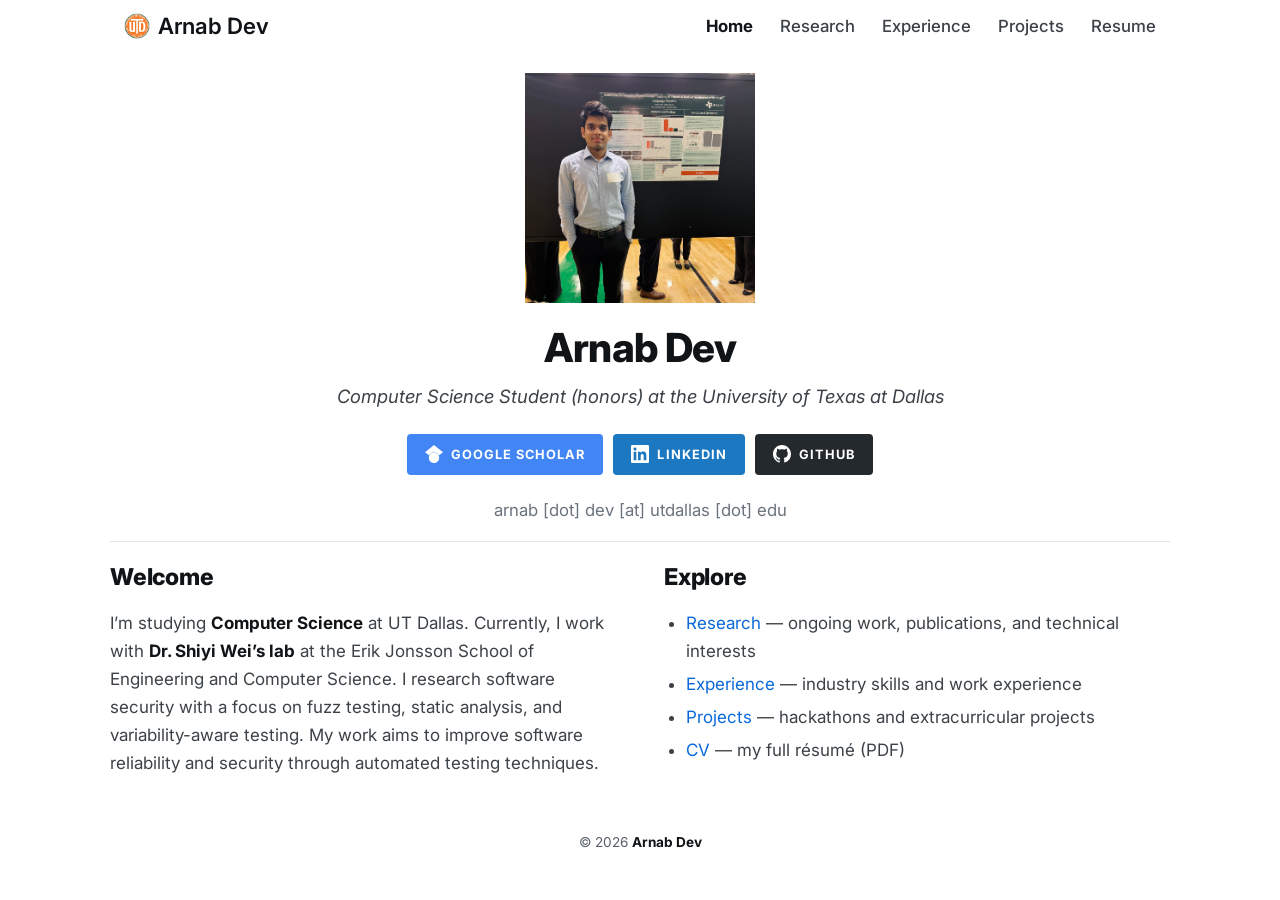
<file: index.html>
<!DOCTYPE html>
<html lang="en">
<head>
  <meta charset="utf-8" />
  <meta name="viewport" content="width=device-width, initial-scale=1" />
  <title>Arnab Dev | Computer Science Student &amp; Researcher at UT Dallas</title>
  <meta name="description" content="Arnab Dev — Computer Science & Economics student and researcher at UT Dallas." />
  <link rel="canonical" href="https://arnabdev.com/" />
  <meta name="robots" content="index, follow" />
  <meta name="google-site-verification" content="u8PYbEKOBHVW_wB_mhDRqO3_w7Ma_IfUuAdgKaU65uY" />
  <meta property="og:type" content="profile" />
  <meta property="og:site_name" content="Arnab Dev" />
  <meta property="og:title" content="Arnab Dev | Computer Science Student &amp; Researcher at UT Dallas" />
  <meta property="og:description" content="Arnab Dev — Computer Science &amp; Economics student and researcher at UT Dallas." />
  <meta property="og:url" content="https://arnabdev.com/" />
  <meta property="og:image" content="https://arnabdev.com/assets/spur-2026-square.jpg" />
  <meta name="twitter:card" content="summary" />
  <script type="application/ld+json">
  {
    "@context": "https://schema.org",
    "@type": "Person",
    "name": "Arnab Dev",
    "url": "https://arnabdev.com/",
    "image": "https://arnabdev.com/assets/spur-2026-square.jpg",
    "description": "Computer Science student and researcher at the University of Texas at Dallas.",
    "affiliation": { "@type": "CollegeOrUniversity", "name": "The University of Texas at Dallas" },
    "sameAs": [
      "https://scholar.google.com/citations?user=lmaUSJ8AAAAJ",
      "https://www.linkedin.com/in/arnabdev",
      "https://github.com/arnabdev1"
    ]
  }
  </script>
  <link rel="icon" type="image/png" href="assets/utd.png" />
  <link rel="stylesheet" href="css/style.css" />
</head>
<body class="home">

  <header class="site-header">
    <div class="inner">
      <a class="site-title" href="index.html"><img src="assets/utd.png" alt="" class="site-logo" />Arnab Dev</a>
      <nav class="site-nav">
        <a href="index.html" aria-current="page">Home</a>
        <a href="research.html">Research</a>
        <a href="experience.html">Experience</a>
        <a href="projects.html">Projects</a>
        <a href="/cv.pdf?v=4" target="_blank" rel="noopener">Resume</a>
      </nav>
    </div>
  </header>

  <main>

    <section class="hero">
      <img class="headshot" src="assets/spur-2026-square.jpg" alt="Portrait of Arnab Dev" />
      <h1>Arnab Dev</h1>
      <p class="subtitle">Computer Science Student (honors) at the University of Texas at Dallas</p>
      <!-- <p class="subtitle">Computer Science &amp; Economics Student at the University of Texas at Dallas</p> -->

      <div class="buttons">
        <a class="btn btn-scholar" href="https://scholar.google.com/citations?user=lmaUSJ8AAAAJ&hl=en" target="_blank" rel="noopener">
          <svg viewBox="0 0 24 24" aria-hidden="true"><path d="M5.242 13.769L0 9.5 12 0l12 9.5-5.242 4.269C17.548 11.249 14.978 9.5 12 9.5c-2.977 0-5.548 1.748-6.758 4.269zM12 10a7 7 0 1 0 0 14 7 7 0 0 0 0-14z"/></svg>
          Google Scholar
        </a>
        <a class="btn btn-linkedin" href="https://www.linkedin.com/in/arnabdev" target="_blank" rel="noopener">
          <svg viewBox="0 0 24 24" aria-hidden="true"><path d="M20.447 20.452h-3.554v-5.569c0-1.328-.027-3.037-1.852-3.037-1.853 0-2.136 1.445-2.136 2.939v5.667H9.351V9h3.414v1.561h.046c.477-.9 1.637-1.85 3.37-1.85 3.601 0 4.267 2.37 4.267 5.455v6.286zM5.337 7.433c-1.144 0-2.063-.926-2.063-2.065 0-1.138.92-2.063 2.063-2.063 1.14 0 2.064.925 2.064 2.063 0 1.139-.925 2.065-2.064 2.065zm1.782 13.019H3.555V9h3.564v11.452zM22.225 0H1.771C.792 0 0 .774 0 1.729v20.542C0 23.227.792 24 1.771 24h20.451C23.2 24 24 23.227 24 22.271V1.729C24 .774 23.2 0 22.222 0h.003z"/></svg>
          LinkedIn
        </a>
        <a class="btn btn-github" href="https://github.com/arnabdev1" target="_blank" rel="noopener">
          <svg viewBox="0 0 16 16" aria-hidden="true"><path d="M8 0C3.58 0 0 3.58 0 8c0 3.54 2.29 6.53 5.47 7.59.4.07.55-.17.55-.38 0-.19-.01-.82-.01-1.49-2.01.37-2.53-.49-2.69-.94-.09-.23-.48-.94-.82-1.13-.28-.15-.68-.52-.01-.53.63-.01 1.08.58 1.23.82.72 1.21 1.87.87 2.33.66.07-.52.28-.87.51-1.07-1.78-.2-3.64-.89-3.64-3.95 0-.87.31-1.59.82-2.15-.08-.2-.36-1.02.08-2.12 0 0 .67-.21 2.2.82.64-.18 1.32-.27 2-.27s1.36.09 2 .27c1.53-1.04 2.2-.82 2.2-.82.44 1.1.16 1.92.08 2.12.51.56.82 1.27.82 2.15 0 3.07-1.87 3.75-3.65 3.95.29.25.54.73.54 1.48 0 1.07-.01 1.93-.01 2.2 0 .21.15.46.55.38A8.01 8.01 0 0 0 16 8c0-4.42-3.58-8-8-8Z"/></svg>
          GitHub
        </a>
      </div>

      <p class="email">arnab [dot] dev [at] utdallas [dot] edu</p>
    </section>

    <hr />

    <section class="intro-grid">
      <div class="intro-col">
        <h2>Welcome</h2>
        <p>
          I&rsquo;m studying <strong>Computer Science</strong> at UT Dallas. Currently, I work with
          <strong>Dr. Shiyi Wei&rsquo;s lab</strong> at the Erik Jonsson School of Engineering and
          Computer Science. I research software security with a focus on fuzz testing, static analysis, and variability-aware testing. My work aims to improve software reliability and security through automated testing techniques.
        </p>
      </div>

      <div class="intro-col">
        <h2>Explore</h2>
        <ul>
          <li><a href="research.html">Research</a> &mdash; ongoing work, publications, and technical interests</li>
          <li><a href="experience.html">Experience</a> &mdash; industry skills and work experience</li>
          <li><a href="projects.html">Projects</a> &mdash; hackathons and extracurricular projects</li>
          <li><a href="/cv.pdf">CV</a> &mdash; my full r&eacute;sum&eacute; (PDF)</li>
        </ul>
      </div>
    </section>

  </main>

  <footer class="site-footer">
    &copy; 2026 <strong>Arnab Dev</strong>
  </footer>

</body>
</html>
</file>
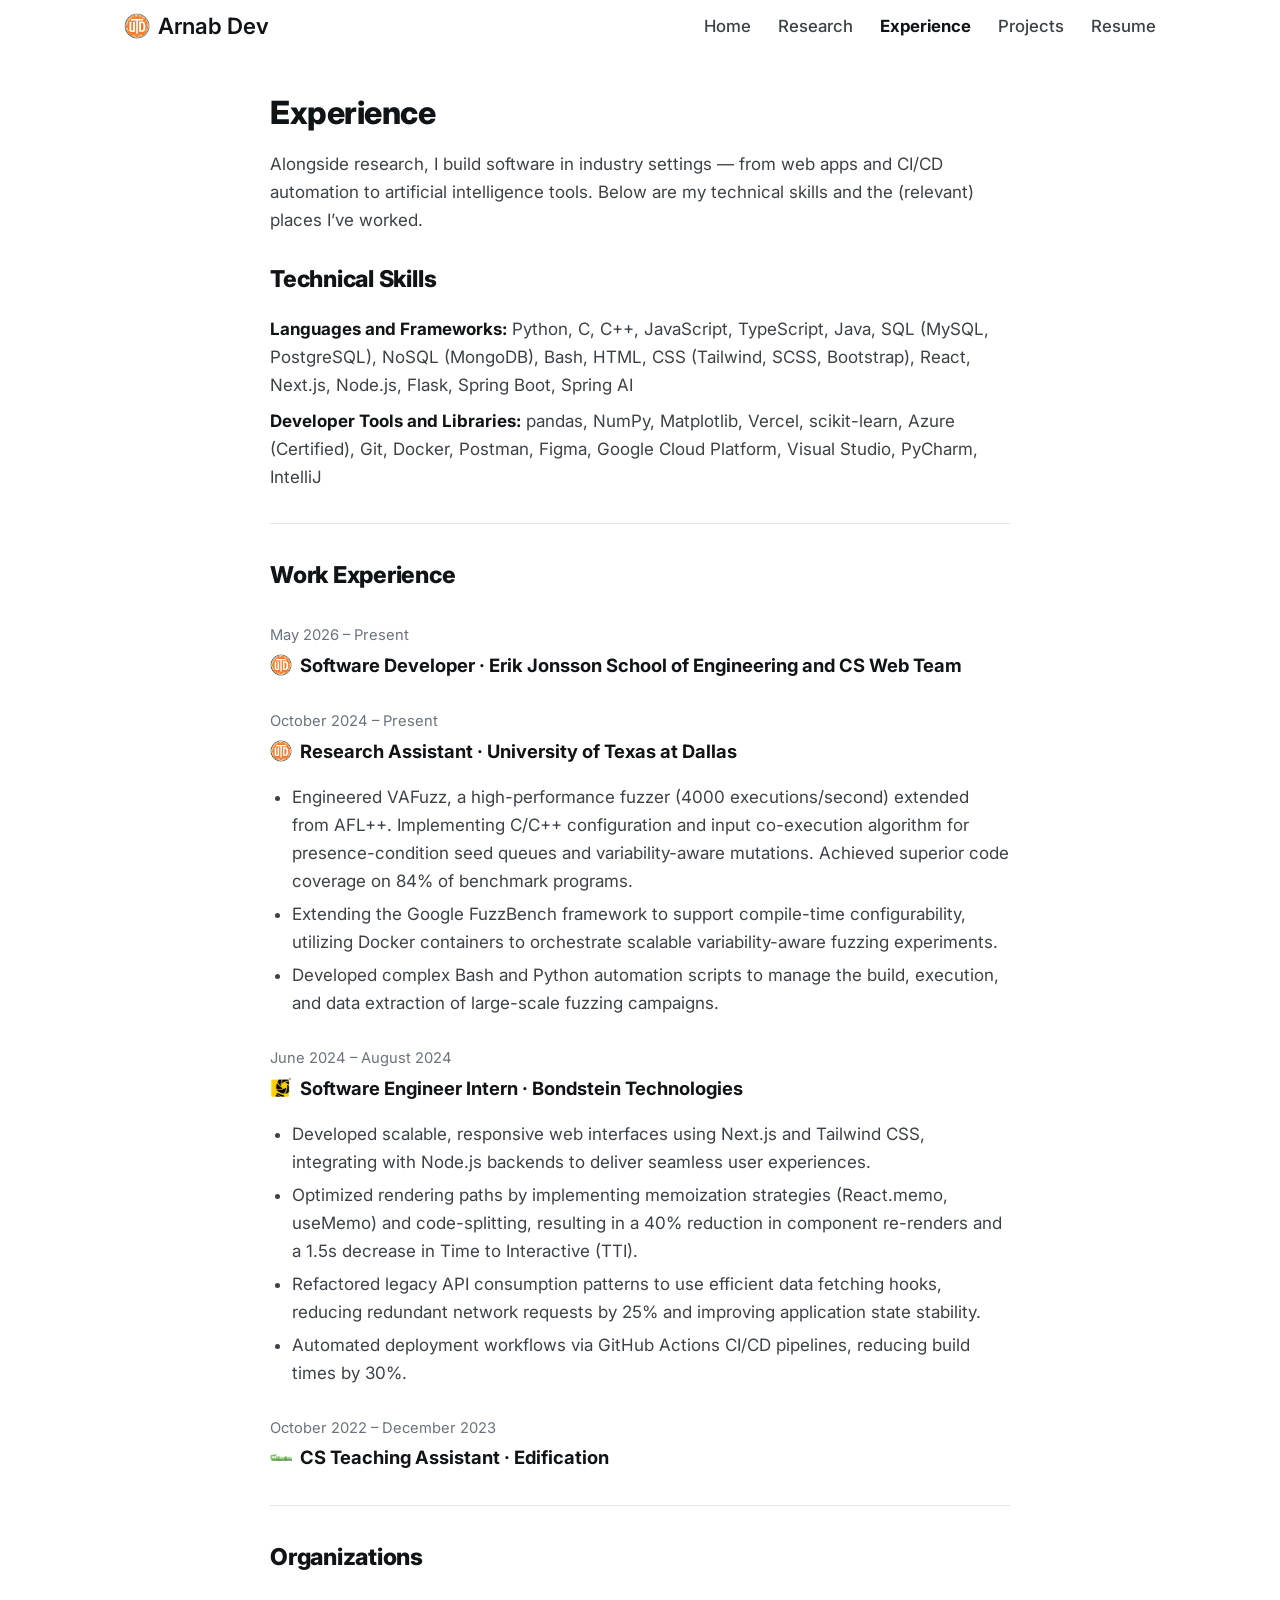
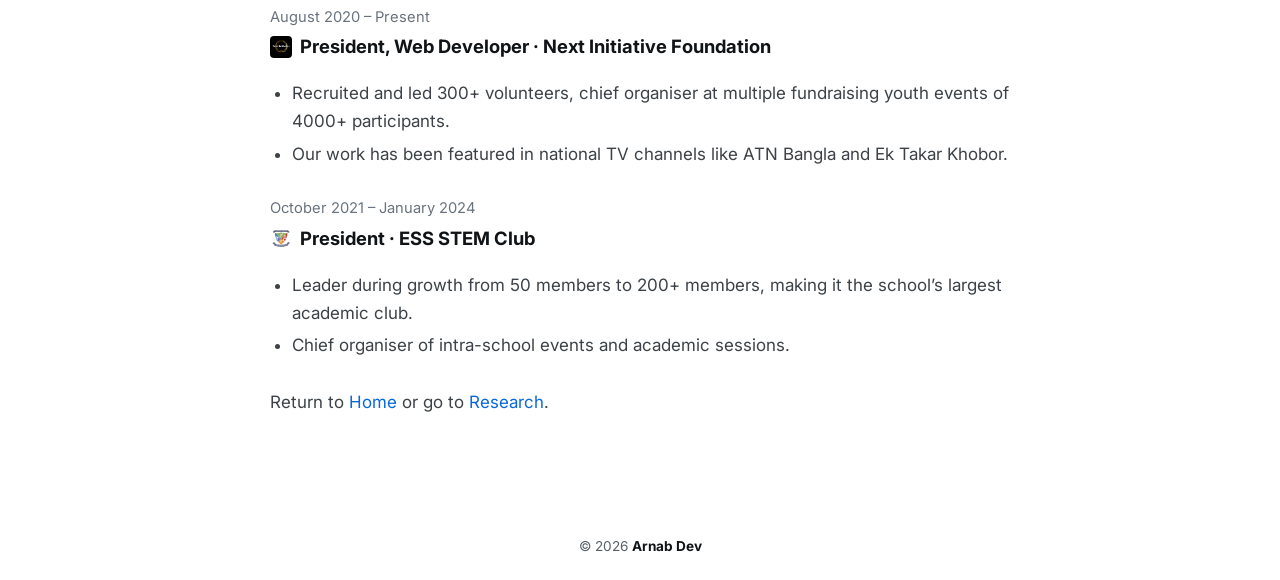
<file: experience.html>
<!DOCTYPE html>
<html lang="en">
<head>
  <meta charset="utf-8" />
  <meta name="viewport" content="width=device-width, initial-scale=1" />
  <title>Experience &mdash; Arnab Dev</title>
  <meta name="description" content="Industry skills and work experience of Arnab Dev." />
  <link rel="canonical" href="https://arnabdev.com/experience.html" />
  <link rel="icon" type="image/png" href="assets/utd.png" />
  <link rel="stylesheet" href="css/style.css" />
</head>
<body>

  <header class="site-header">
    <div class="inner">
      <a class="site-title" href="index.html"><img src="assets/utd.png" alt="" class="site-logo" />Arnab Dev</a>
      <nav class="site-nav">
        <a href="index.html">Home</a>
        <a href="research.html">Research</a>
        <a href="experience.html" aria-current="page">Experience</a>
        <a href="projects.html">Projects</a>
        <a href="/cv.pdf" target="_blank" rel="noopener">Resume</a>
      </nav>
    </div>
  </header>

  <main>

    <h1>Experience</h1>

    <p>
      Alongside research, I build software in industry settings &mdash; from web apps and CI/CD automation to artificial intelligence tools. Below are my technical skills and the (relevant) places I&rsquo;ve worked.
    </p>

    <h2>Technical Skills</h2>

    <ul class="skills-list">
      <li><strong>Languages and Frameworks:</strong> Python, C, C++, JavaScript, TypeScript, Java, SQL (MySQL, PostgreSQL), NoSQL (MongoDB), Bash, HTML, CSS (Tailwind, SCSS, Bootstrap), React, Next.js, Node.js, Flask, Spring Boot, Spring AI</li>
      <li><strong>Developer Tools and Libraries:</strong> pandas, NumPy, Matplotlib, Vercel, scikit-learn, Azure (Certified), Git, Docker, Postman, Figma, Google Cloud Platform, Visual Studio, PyCharm, IntelliJ</li>
    </ul>

    <hr />

    <h2>Work Experience</h2>

    <!-- ============================================================
         TO ADD A NEW POSITION: copy the block below and paste it
         directly under this comment (newest first).

         <div class="entry">
           <div class="entry-meta">Month Year – Month Year</div>
           <h3>Position · Company</h3>
           <ul>
             <li>Bullet one.</li>
           </ul>
         </div>
         ============================================================ -->

    <div class="entry">
      <div class="entry-meta">May 2026 &ndash; Present</div>
      <h3><img src="assets/utd.png" alt="" class="entry-logo" />Software Developer &middot; Erik Jonsson School of Engineering and CS Web Team</h3>
    </div>

    <div class="entry">
      <div class="entry-meta">October 2024 &ndash; Present</div>
      <h3><img src="assets/utd.png" alt="" class="entry-logo" />Research Assistant &middot; University of Texas at Dallas</h3>
      <ul>
        <li>Engineered VAFuzz, a high-performance fuzzer (4000 executions/second) extended from AFL++. Implementing C/C++ configuration and input co-execution algorithm for presence-condition seed queues and variability-aware mutations. Achieved superior code coverage on 84% of benchmark programs.</li>
        <li>Extending the Google FuzzBench framework to support compile-time configurability, utilizing Docker containers to orchestrate scalable variability-aware fuzzing experiments.</li>
        <li>Developed complex Bash and Python automation scripts to manage the build, execution, and data extraction of large-scale fuzzing campaigns.</li>
      </ul>
    </div>

    <div class="entry">
      <div class="entry-meta">June 2024 &ndash; August 2024</div>
      <h3><img src="assets/bondstein.jpeg" alt="" class="entry-logo" />Software Engineer Intern &middot; Bondstein Technologies</h3>
      <ul>
        <li>Developed scalable, responsive web interfaces using Next.js and Tailwind CSS, integrating with Node.js backends to deliver seamless user experiences.</li>
        <li>Optimized rendering paths by implementing memoization strategies (React.memo, useMemo) and code-splitting, resulting in a 40% reduction in component re-renders and a 1.5s decrease in Time to Interactive (TTI).</li>
        <li>Refactored legacy API consumption patterns to use efficient data fetching hooks, reducing redundant network requests by 25% and improving application state stability.</li>
        <li>Automated deployment workflows via GitHub Actions CI/CD pipelines, reducing build times by 30%.</li>
      </ul>
    </div>

    <div class="entry">
      <div class="entry-meta">October 2022 &ndash; December 2023</div>
      <h3><img src="assets/edification.png" alt="" class="entry-logo" />CS Teaching Assistant &middot; Edification</h3>
    </div>

    <hr />

    <h2>Organizations</h2>

    <div class="entry">
      <div class="entry-meta">August 2020 &ndash; Present</div>
      <h3><img src="assets/nif.png" alt="" class="entry-logo" />President, Web Developer &middot; Next Initiative Foundation</h3>
      <ul>
        <li>Recruited and led 300+ volunteers, chief organiser at multiple fundraising youth events of 4000+ participants.</li>
        <li>Our work has been featured in national TV channels like ATN Bangla and Ek Takar Khobor.</li>
      </ul>
    </div>

    <div class="entry">
      <div class="entry-meta">October 2021 &ndash; January 2024</div>
      <h3><img src="assets/essstem.jpeg" alt="" class="entry-logo" />President &middot; ESS STEM Club</h3>
      <ul>
        <li>Leader during growth from 50 members to 200+ members, making it the school&rsquo;s largest academic club.</li>
        <li>Chief organiser of intra-school events and academic sessions.</li>
      </ul>
    </div>

    <p>Return to <a href="index.html">Home</a> or go to <a href="research.html">Research</a>.</p>

  </main>

  <footer class="site-footer">
    &copy; 2026 <strong>Arnab Dev</strong>
  </footer>

</body>
</html>
</file>
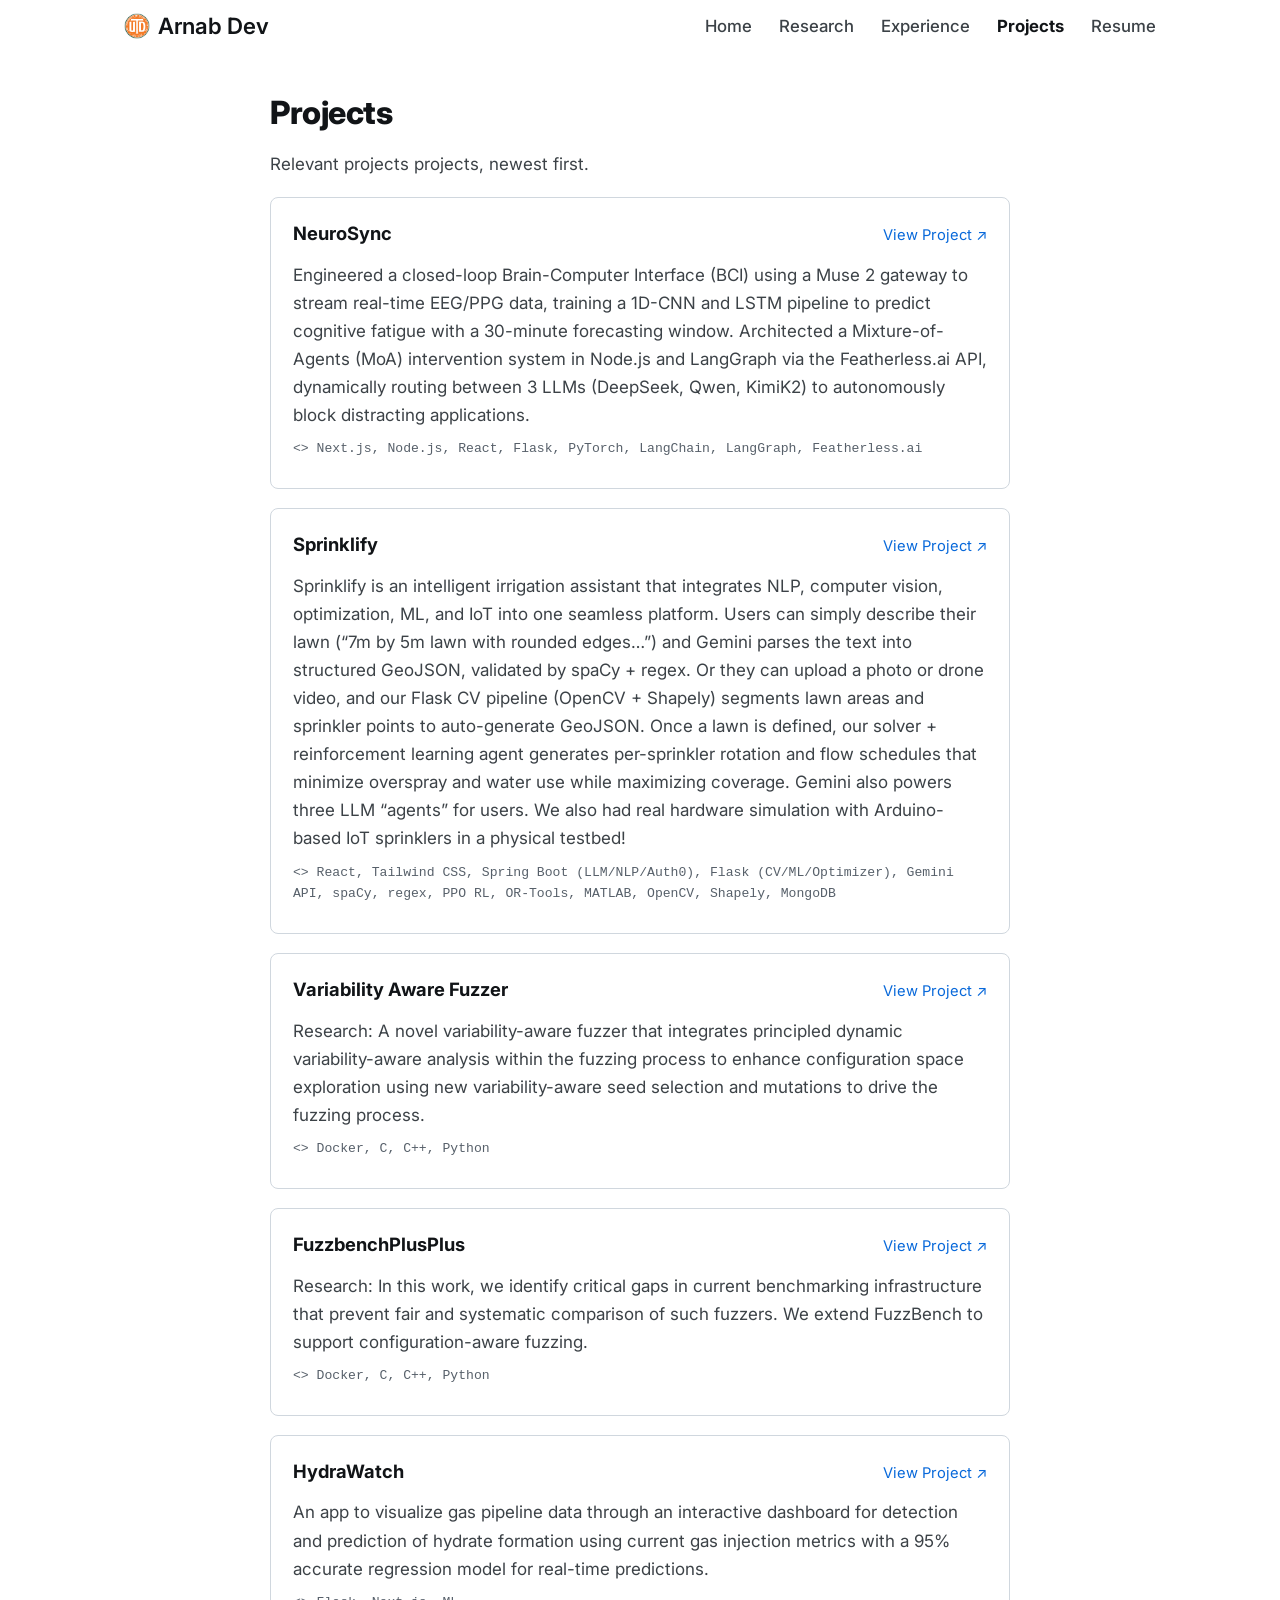
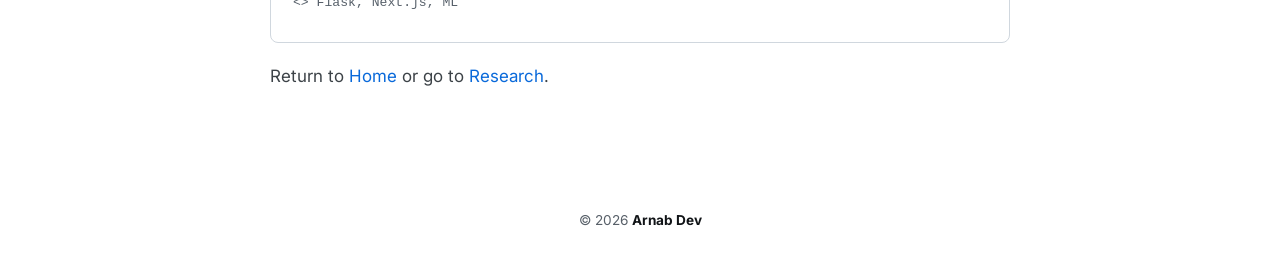
<file: projects.html>
<!DOCTYPE html>
<html lang="en">
<head>
  <meta charset="utf-8" />
  <meta name="viewport" content="width=device-width, initial-scale=1" />
  <title>Projects &mdash; Arnab Dev</title>
  <meta name="description" content="Hackathon and extracurricular projects by Arnab Dev." />
  <link rel="canonical" href="https://arnabdev.com/projects.html" />
  <link rel="icon" type="image/png" href="assets/utd.png" />
  <link rel="stylesheet" href="css/style.css" />
</head>
<body>

  <header class="site-header">
    <div class="inner">
      <a class="site-title" href="index.html"><img src="assets/utd.png" alt="" class="site-logo" />Arnab Dev</a>
      <nav class="site-nav">
        <a href="index.html">Home</a>
        <a href="research.html">Research</a>
        <a href="experience.html">Experience</a>
        <a href="projects.html" aria-current="page">Projects</a>
        <a href="/cv.pdf" target="_blank" rel="noopener">Resume</a>
      </nav>
    </div>
  </header>

  <main>

    <h1>Projects</h1>

    <p>Relevant projects projects, newest first.</p>

    <!-- ============================================================
         TO ADD A NEW PROJECT: copy the card below and paste it
         directly under this comment (newest first).

         <div class="project-card">
           <div class="body">
             <div class="head">
               <h3>NAME</h3>
               <a class="view-link" href="LINK" target="_blank" rel="noopener">View Project &#8599;</a>
             </div>
             <p>Description.</p>
             <p class="tech">&lt;&gt; Tech, Stack, Here</p>
           </div>
         </div>
         ============================================================ -->

    <div class="project-card">
      <div class="body">
        <div class="head">
          <h3>NeuroSync</h3>
          <a class="view-link" href="https://devpost.com/software/undecided-iwednr" target="_blank" rel="noopener">View Project &#8599;</a>
        </div>
        <p>
          Engineered a closed-loop Brain-Computer Interface (BCI) using a Muse 2 gateway to
          stream real-time EEG/PPG data, training a 1D-CNN and LSTM pipeline to predict
          cognitive fatigue with a 30-minute forecasting window. Architected a
          Mixture-of-Agents (MoA) intervention system in Node.js and LangGraph via the
          Featherless.ai API, dynamically routing between 3 LLMs (DeepSeek, Qwen, KimiK2)
          to autonomously block distracting applications.
        </p>
        <p class="tech">&lt;&gt; Next.js, Node.js, React, Flask, PyTorch, LangChain, LangGraph, Featherless.ai</p>
      </div>
    </div>

    <div class="project-card">
      <div class="body">
        <div class="head">
          <h3>Sprinklify</h3>
          <a class="view-link" href="https://devpost.com/software/undecided-svb23a" target="_blank" rel="noopener">View Project &#8599;</a>
        </div>
        <p>
          Sprinklify is an intelligent irrigation assistant that integrates NLP, computer
          vision, optimization, ML, and IoT into one seamless platform. Users can simply
          describe their lawn (&ldquo;7m by 5m lawn with rounded edges&hellip;&rdquo;) and
          Gemini parses the text into structured GeoJSON, validated by spaCy + regex. Or
          they can upload a photo or drone video, and our Flask CV pipeline (OpenCV +
          Shapely) segments lawn areas and sprinkler points to auto-generate GeoJSON. Once
          a lawn is defined, our solver + reinforcement learning agent generates
          per-sprinkler rotation and flow schedules that minimize overspray and water use
          while maximizing coverage. Gemini also powers three LLM &ldquo;agents&rdquo; for
          users. We also had real hardware simulation with Arduino-based IoT sprinklers in
          a physical testbed!
        </p>
        <p class="tech">&lt;&gt; React, Tailwind CSS, Spring Boot (LLM/NLP/Auth0), Flask (CV/ML/Optimizer), Gemini API, spaCy, regex, PPO RL, OR-Tools, MATLAB, OpenCV, Shapely, MongoDB</p>
      </div>
    </div>

    <div class="project-card">
      <div class="body">
        <div class="head">
          <h3>Variability Aware Fuzzer</h3>
          <a class="view-link" href="/vafuzz.pdf" target="_blank" rel="noopener">View Project &#8599;</a>
        </div>
        <p>
          Research: A novel variability-aware fuzzer that integrates principled dynamic
          variability-aware analysis within the fuzzing process to enhance configuration
          space exploration using new variability-aware seed selection and mutations to
          drive the fuzzing process.
        </p>
        <p class="tech">&lt;&gt; Docker, C, C++, Python</p>
      </div>
    </div>

    <div class="project-card">
      <div class="body">
        <div class="head">
          <h3>FuzzbenchPlusPlus</h3>
          <a class="view-link" href="/spur.pdf" target="_blank" rel="noopener">View Project &#8599;</a>
        </div>
        <p>
          Research: In this work, we identify critical gaps in current benchmarking
          infrastructure that prevent fair and systematic comparison of such fuzzers. We
          extend FuzzBench to support configuration-aware fuzzing.
        </p>
        <p class="tech">&lt;&gt; Docker, C, C++, Python</p>
      </div>
    </div>

    <div class="project-card">
      <div class="body">
        <div class="head">
          <h3>HydraWatch</h3>
          <a class="view-link" href="https://devpost.com/software/lorem-ipsum-zxuv8p" target="_blank" rel="noopener">View Project &#8599;</a>
        </div>
        <p>
          An app to visualize gas pipeline data through an interactive dashboard for
          detection and prediction of hydrate formation using current gas injection
          metrics with a 95% accurate regression model for real-time predictions.
        </p>
        <p class="tech">&lt;&gt; Flask, Next.js, ML</p>
      </div>
    </div>

    <!-- <div class="project-card">
      <div class="body">
        <div class="head">
          <h3>LegalAI</h3>
          <a class="view-link" href="https://legalai-test.netlify.app/" target="_blank" rel="noopener">View Project &#8599;</a>
        </div>
        <p>
          The chatbot is designed to handle legal inquiries. Allows users to upload legal
          documents and receive detailed insights and guidance through the AI-powered
          analysis provided by LegalAI.
        </p>
        <p class="tech">&lt;&gt; React, Amazon Q, SageMaker, and Bedrock</p>
      </div>
    </div> -->

    <!-- <div class="project-card">
      <div class="body">
        <div class="head">
          <h3>Code Editor/IDE</h3>
          <a class="view-link" href="https://arnab-ide.netlify.app/" target="_blank" rel="noopener">View Project &#8599;</a>
        </div>
        <p>
          In-browser code editor that supports multiple languages! Used the Monaco react
          library for the code editor, Chakra UI to style the app, and the Piston API to
          execute the code.
        </p>
        <p class="tech">&lt;&gt; React</p>
      </div>
    </div>

    <div class="project-card">
      <div class="body">
        <div class="head">
          <h3>Simple Calculator</h3>
          <a class="view-link" href="https://arnab-calc.netlify.app/" target="_blank" rel="noopener">View Project &#8599;</a>
        </div>
        <p>In-browser calculator using React, CSS, and Framer Motion.</p>
        <p class="tech">&lt;&gt; React</p>
      </div>
    </div>

    <div class="project-card">
      <div class="body">
        <div class="head">
          <h3>Next Initiative Foundation Portfolio</h3>
          <a class="view-link" href="https://nextinitiative.netlify.app/" target="_blank" rel="noopener">View Project &#8599;</a>
        </div>
        <p>
          Portfolio website for fundraising purposes built for a non-profit organization
          in 2020.
        </p>
        <p class="tech">&lt;&gt; React</p>
      </div>
    </div>

    <div class="project-card">
      <div class="body">
        <div class="head">
          <h3>Personal Portfolio</h3>
          <a class="view-link" href="https://arnabdev.netlify.app/" target="_blank" rel="noopener">View Project &#8599;</a>
        </div>
        <p>You are looking at it!</p>
        <p class="tech">&lt;&gt; HTML, CSS</p>
      </div>
    </div> -->

    <p>Return to <a href="index.html">Home</a> or go to <a href="research.html">Research</a>.</p>

  </main>

  <footer class="site-footer">
    &copy; 2026 <strong>Arnab Dev</strong>
  </footer>

</body>
</html>
</file>
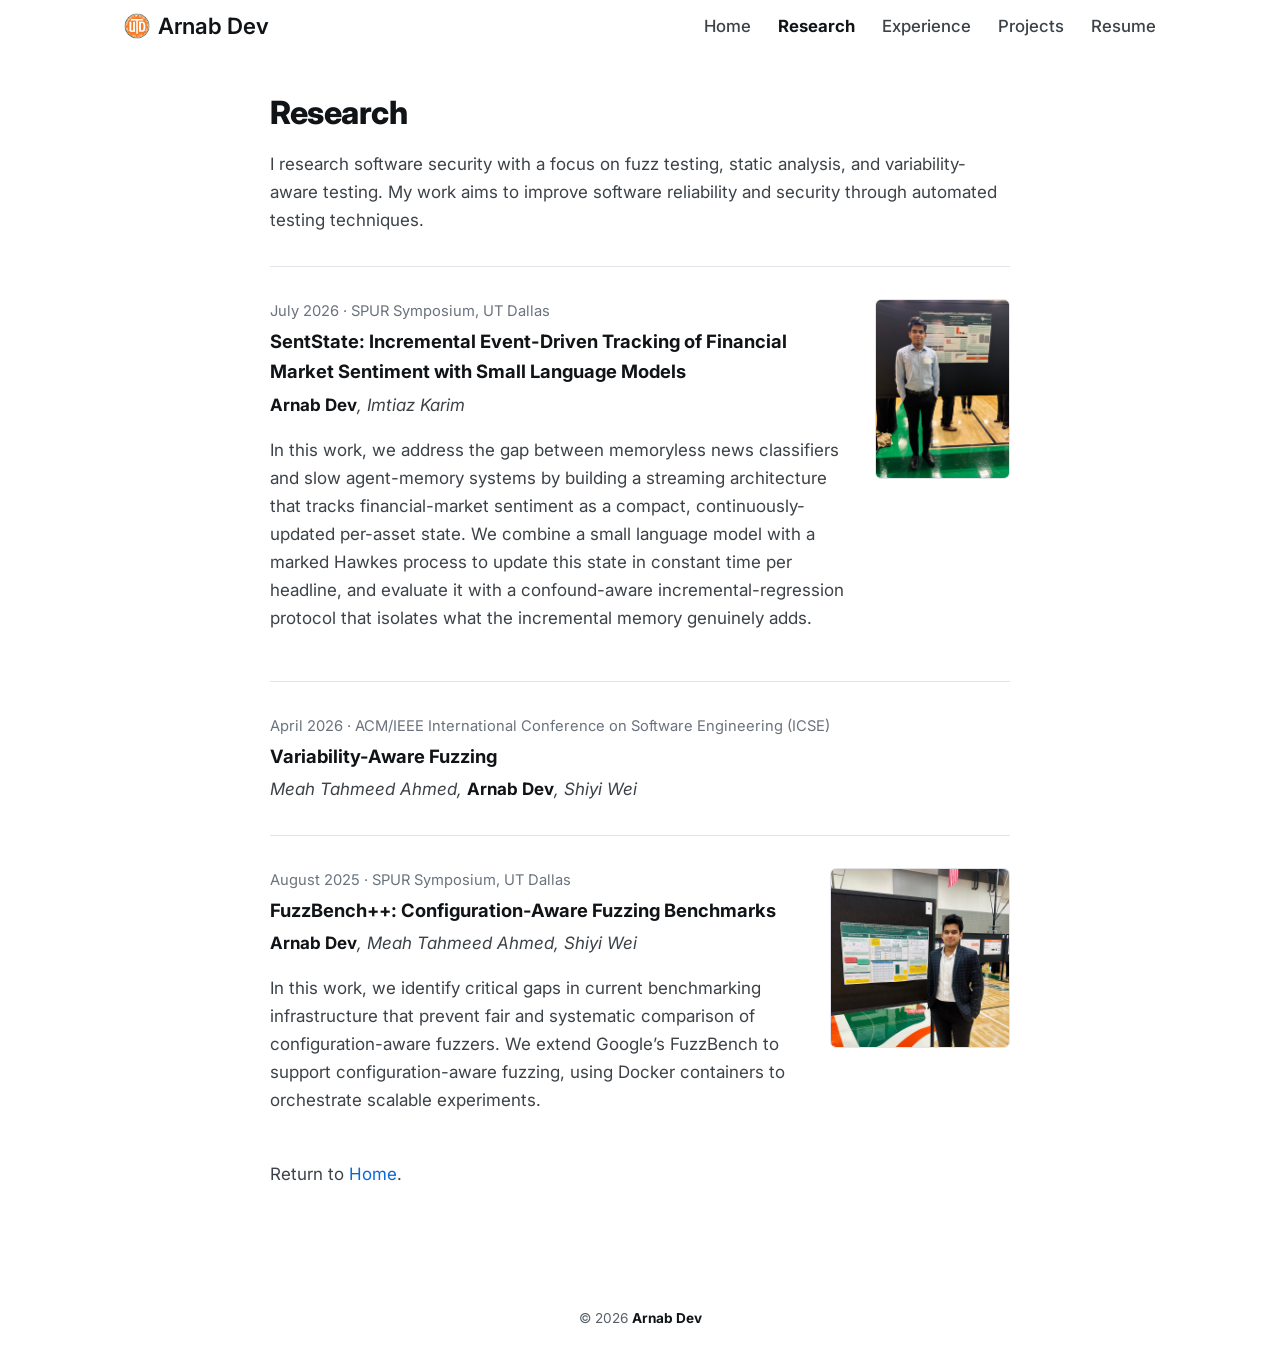
<file: research.html>
<!DOCTYPE html>
<html lang="en">
<head>
  <meta charset="utf-8" />
  <meta name="viewport" content="width=device-width, initial-scale=1" />
  <title>Research &mdash; Arnab Dev</title>
  <meta name="description" content="Research, publications, and technical interests of Arnab Dev." />
  <link rel="canonical" href="https://arnabdev.com/research.html" />
  <link rel="icon" type="image/png" href="assets/utd.png" />
  <link rel="stylesheet" href="css/style.css" />
</head>
<body>

  <header class="site-header">
    <div class="inner">
      <a class="site-title" href="index.html"><img src="assets/utd.png" alt="" class="site-logo" />Arnab Dev</a>
      <nav class="site-nav">
        <a href="index.html">Home</a>
        <a href="research.html" aria-current="page">Research</a>
        <a href="experience.html">Experience</a>
        <a href="projects.html">Projects</a>
        <a href="/cv.pdf" target="_blank" rel="noopener">Resume</a>
      </nav>
    </div>
  </header>

  <main>

    <h1>Research</h1>

    <p>
       I research software security with a focus on fuzz testing, static analysis, and variability-aware 
       testing. My work aims to improve software reliability and security through automated testing techniques.
    </p>

    <hr />

    <!-- ============================================================
         TO ADD A NEW RESEARCH ENTRY: copy one of the two templates
         below and paste it directly under this comment so the list
         stays newest-first.

         PAPER (no image):

         <div class="entry">
           <div class="entry-meta">Month Year &middot; Venue</div>
           <h3><a href="LINK">Paper Title</a></h3>
           <p class="authors">Author One, <strong>Arnab Dev</strong>, Author Three</p>
         </div>

         POSTER / TALK (with image + description, image sits to the right):

         <div class="entry entry--media">
           <div class="entry-text">
             <div class="entry-meta">Month Year &middot; Event Name</div>
             <h3>Poster Title</h3>
             <p class="authors"><strong>Arnab Dev</strong>, Co-author</p>
             <p>Short description of the work or the event.</p>
           </div>
           <div class="entry-images">
             <img src="assets/IMAGE.png" alt="Describe the poster" />
           </div>
         </div>
         ============================================================ -->

    <div class="entry entry--media">
      <div class="entry-text">
        <div class="entry-meta">July 2026 &middot; SPUR Symposium, UT Dallas</div>
        <h3><a href="/spur2.pdf">SentState: Incremental Event-Driven Tracking of Financial Market Sentiment with Small Language Models</a></h3>
        <p class="authors"><strong>Arnab Dev</strong>, Imtiaz Karim</p>
        <p>
          In this work, we address the gap between memoryless news classifiers and slow
          agent-memory systems by building a streaming architecture that tracks
          financial-market sentiment as a compact, continuously-updated per-asset state.
          We combine a small language model with a marked Hawkes process to update this
          state in constant time per headline, and evaluate it with a confound-aware
          incremental-regression protocol that isolates what the incremental memory
          genuinely adds.
        </p>
      </div>
      <div class="entry-images">
        <img src="assets/spur-2026-photo.jpg" alt="Arnab Dev presenting at SPUR Symposium 2026" />
      </div>
    </div>

    <hr />

    <div class="entry">
      <div class="entry-meta">April 2026 &middot; ACM/IEEE International Conference on Software Engineering (ICSE)</div>
      <h3><a href="/vafuzz.pdf">Variability-Aware Fuzzing</a></h3>
      <p class="authors">Meah Tahmeed Ahmed, <strong>Arnab Dev</strong>, Shiyi Wei</p>
      <!-- <p>
        A novel variability-aware fuzzer that integrates principled dynamic
        variability-aware analysis within the fuzzing process to enhance configuration
        space exploration, using new variability-aware seed selection and mutations to
        drive the fuzzing process.
      </p> -->
    </div>

    <hr />

    <div class="entry entry--media">
      <div class="entry-text">
        <div class="entry-meta">August 2025 &middot; SPUR Symposium, UT Dallas</div>
        <h3><a href="/spur.pdf">FuzzBench++: Configuration-Aware Fuzzing Benchmarks</a></h3>
        <p class="authors"><strong>Arnab Dev</strong>, Meah Tahmeed Ahmed, Shiyi Wei</p>
        <p>
          In this work, we identify critical gaps in current benchmarking infrastructure
          that prevent fair and systematic comparison of configuration-aware fuzzers.
          We extend Google&rsquo;s FuzzBench to support configuration-aware fuzzing,
          using Docker containers to orchestrate scalable experiments.
        </p>
      </div>
      <div class="entry-images">
        <img src="assets/spur-photo.jpg" alt="Arnab Dev presenting at SPUR Symposium" />
      </div>
    </div>

    <p>Return to <a href="index.html">Home</a>.</p>

  </main>

  <footer class="site-footer">
    &copy; 2026 <strong>Arnab Dev</strong>
  </footer>

</body>
</html>
</file>
<file: css/style.css>
/* ==========================================================================
   Arnab Dev — personal site
   Simple academic style (white background, clean sans font, minimal chrome).
   ========================================================================== */

@import url("https://fonts.googleapis.com/css2?family=Inter:wght@400;500;600;700;800&display=swap");

* {
  box-sizing: border-box;
}

html {
  -webkit-text-size-adjust: 100%;
}

body {
  margin: 0;
  font-family: "Inter", -apple-system, BlinkMacSystemFont, "Segoe UI",
    Helvetica, Arial, sans-serif, "Apple Color Emoji", "Segoe UI Emoji";
  font-size: 17px;
  line-height: 1.65;
  color: #3c4247;
  background: #ffffff;
  -webkit-font-smoothing: antialiased;
  -moz-osx-font-smoothing: grayscale;
}

strong,
b {
  color: #111417;
  font-weight: 700;
}

a {
  color: #0969da;
  text-decoration: none;
}

a:hover {
  text-decoration: underline;
}

hr {
  border: 0;
  border-top: 1px solid #e1e4e8;
  margin: 2rem 0;
}

/* ---------- Navbar ---------- */

.site-header {
  background: #ffffff;
}

.site-header .inner {
  max-width: 1080px;
  margin: 0 auto;
  padding: 8px 24px;
  display: flex;
  align-items: center;
  justify-content: space-between;
  flex-wrap: wrap;
  gap: 8px;
}

.site-title {
  display: inline-flex;
  align-items: center;
  gap: 8px;
  font-size: 1.4rem;
  font-weight: 600;
  color: #111417;
  text-decoration: none;
}

.site-logo {
  width: 26px;
  height: 26px;
  object-fit: contain;
  border-radius: 4px;
}

.site-title:hover {
  text-decoration: none;
  color: #000000;
}

.site-nav a {
  color: #3c4247;
  font-size: 1.05rem;
  margin-left: 22px;
  font-weight: 500;
}

.site-nav a:first-child {
  margin-left: 0;
}

.site-nav a[aria-current="page"] {
  font-weight: 700;
  color: #111417;
}

/* ---------- Page layout ---------- */

main {
  max-width: 780px;
  margin: 0 auto;
  padding: 2rem 20px 3rem;
}

body.home main {
  max-width: 1100px;
  padding-top: 1rem;
  padding-bottom: 1rem;
}

body.home hr {
  margin: 1rem 0;
}

body.home .site-footer {
  margin-top: 0.5rem;
}

h1 {
  font-size: 2rem;
  font-weight: 800;
  line-height: 1.25;
  letter-spacing: -0.015em;
  color: #111417;
  margin: 0.5rem 0 1rem;
}

h2 {
  font-size: 1.45rem;
  font-weight: 800;
  letter-spacing: -0.01em;
  color: #111417;
  margin: 1.6rem 0 0.8rem;
}

h3 {
  font-size: 1.15rem;
  font-weight: 700;
  color: #111417;
  margin: 0 0 0.25rem;
}

ul {
  padding-left: 1.4rem;
}

li {
  margin: 0.3rem 0;
}

/* ---------- Home / hero ---------- */

.hero {
  text-align: center;
  padding-top: 0.25rem;
}

.hero img.headshot {
  width: 230px;
  height: 230px;
  object-fit: cover;
  display: inline-block;
}

.hero h1 {
  font-size: 2.5rem;
  font-weight: 800;
  margin: 0.75rem 0 0.5rem;
}

.hero .subtitle {
  font-style: italic;
  font-size: 1.15rem;
  color: #3c4247;
  margin: 0 0 1.4rem;
}

.hero .buttons {
  display: flex;
  justify-content: center;
  gap: 10px;
  flex-wrap: wrap;
  margin-bottom: 1.4rem;
}

.btn {
  display: inline-flex;
  align-items: center;
  gap: 8px;
  padding: 10px 18px;
  border-radius: 4px;
  font-size: 0.8rem;
  font-weight: 700;
  letter-spacing: 0.08em;
  text-transform: uppercase;
  color: #ffffff !important;
  text-decoration: none;
}

.btn:hover {
  text-decoration: none;
  filter: brightness(1.1);
}

.btn-scholar {
  background: #4285f4;
}

.btn-linkedin {
  background: #1c78c0;
}

.btn-github {
  background: #24292e;
}

.btn svg {
  width: 18px;
  height: 18px;
  fill: currentColor;
}

.hero .email {
  color: #6a737d;
  font-size: 1.05rem;
  margin: 0;
}

/* ---------- Home / intro grid (Welcome + Explore) ---------- */

.intro-grid {
  display: flex;
  gap: 48px;
  margin-top: 0.75rem;
  margin-bottom: 0.5rem;
}

.intro-col {
  flex: 1;
  min-width: 0;
}

.intro-col h2 {
  margin-top: 0;
}

.intro-col p {
  margin: 0;
}

.intro-col ul {
  margin: 0;
}

/* ---------- Entries (Experience & Research) ---------- */

.entry {
  margin: 1.8rem 0;
}

.entry--media {
  display: flex;
  flex-wrap: wrap;
  align-items: flex-start;
  gap: 20px;
}

.entry-text {
  flex: 1 1 320px;
  min-width: 0;
}

.entry-meta {
  color: #6a737d;
  font-size: 0.92rem;
  margin-bottom: 0.15rem;
}

.entry h3 {
  display: flex;
  align-items: center;
  gap: 8px;
}

.entry-logo {
  width: 22px;
  height: 22px;
  object-fit: contain;
  border-radius: 4px;
  flex-shrink: 0;
}

.entry .authors {
  font-style: italic;
  margin: 0.1rem 0 0.5rem;
}

.entry .authors strong {
  font-style: normal;
}

.entry-images {
  display: flex;
  flex-wrap: wrap;
  align-items: flex-start;
  justify-content: center;
  gap: 12px;
  flex: 0 1 auto;
  order: 2;
  margin: 0;
}

.entry h3 a {
  color: inherit;
  text-decoration: none;
}

.entry h3 a:hover {
  text-decoration: underline;
}

.entry-images img {
  height: 180px;
  max-width: 100%;
  width: auto;
  object-fit: contain;
  border: 1px solid #e1e4e8;
  border-radius: 6px;
  display: block;
}

.entry-image {
  max-width: 100%;
  border: 1px solid #e1e4e8;
  border-radius: 6px;
  margin: 0.6rem 0;
  display: block;
}

.skills-list {
  list-style: none;
  padding-left: 0;
}

.skills-list li {
  margin: 0.5rem 0;
}

/* ---------- Project cards ---------- */

.project-card {
  border: 1px solid #d0d7de;
  border-radius: 8px;
  padding: 20px 22px;
  margin: 1.2rem 0;
  display: flex;
  gap: 20px;
  align-items: flex-start;
}

.project-card .thumb {
  width: 96px;
  height: 96px;
  object-fit: cover;
  border-radius: 6px;
  border: 1px solid #e1e4e8;
  flex-shrink: 0;
}

.project-card .body {
  flex: 1;
  min-width: 0;
}

.project-card .head {
  display: flex;
  align-items: baseline;
  justify-content: space-between;
  gap: 12px;
  flex-wrap: wrap;
}

.project-card p {
  margin: 0.5rem 0;
}

.project-card .tech {
  font-family: ui-monospace, SFMono-Regular, "SF Mono", Menlo, Consolas,
    monospace;
  font-size: 0.82rem;
  color: #57606a;
  margin-top: 0.6rem;
}

.project-card .view-link {
  font-size: 0.92rem;
  white-space: nowrap;
}

/* ---------- Footer ---------- */

.site-footer {
  text-align: center;
  font-size: 0.85rem;
  color: #586069;
  padding: 22px 16px;
  margin-top: 2rem;
}

/* ---------- Small screens ---------- */

@media (max-width: 560px) {
  .site-header .inner {
    flex-direction: column;
    align-items: flex-start;
  }

  .site-nav a {
    margin-left: 0;
    margin-right: 18px;
  }

  .project-card {
    flex-direction: column;
  }

  .entry {
    flex-direction: column;
  }

  .entry-images {
    order: 0;
    width: 100%;
  }

  .intro-grid {
    flex-direction: column;
    gap: 1.6rem;
  }

  .hero h1 {
    font-size: 2rem;
  }
}
</file>
